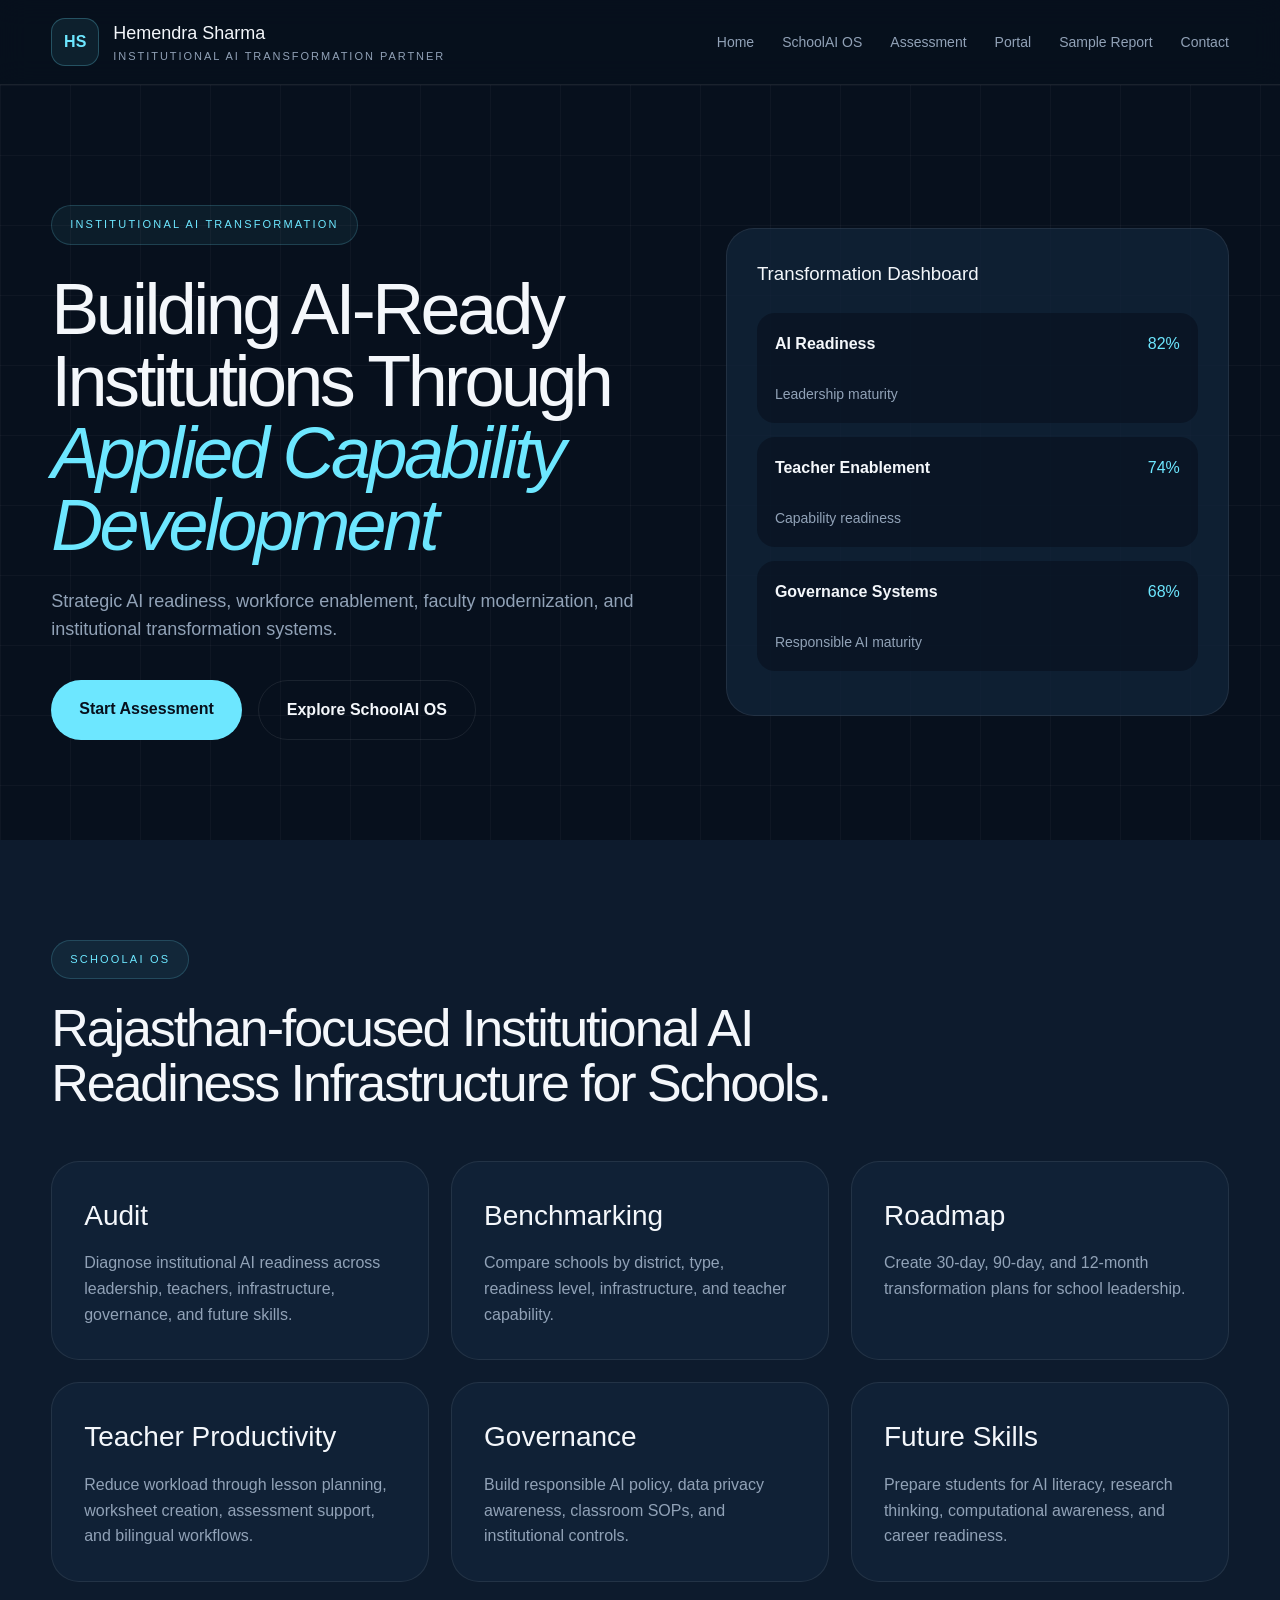
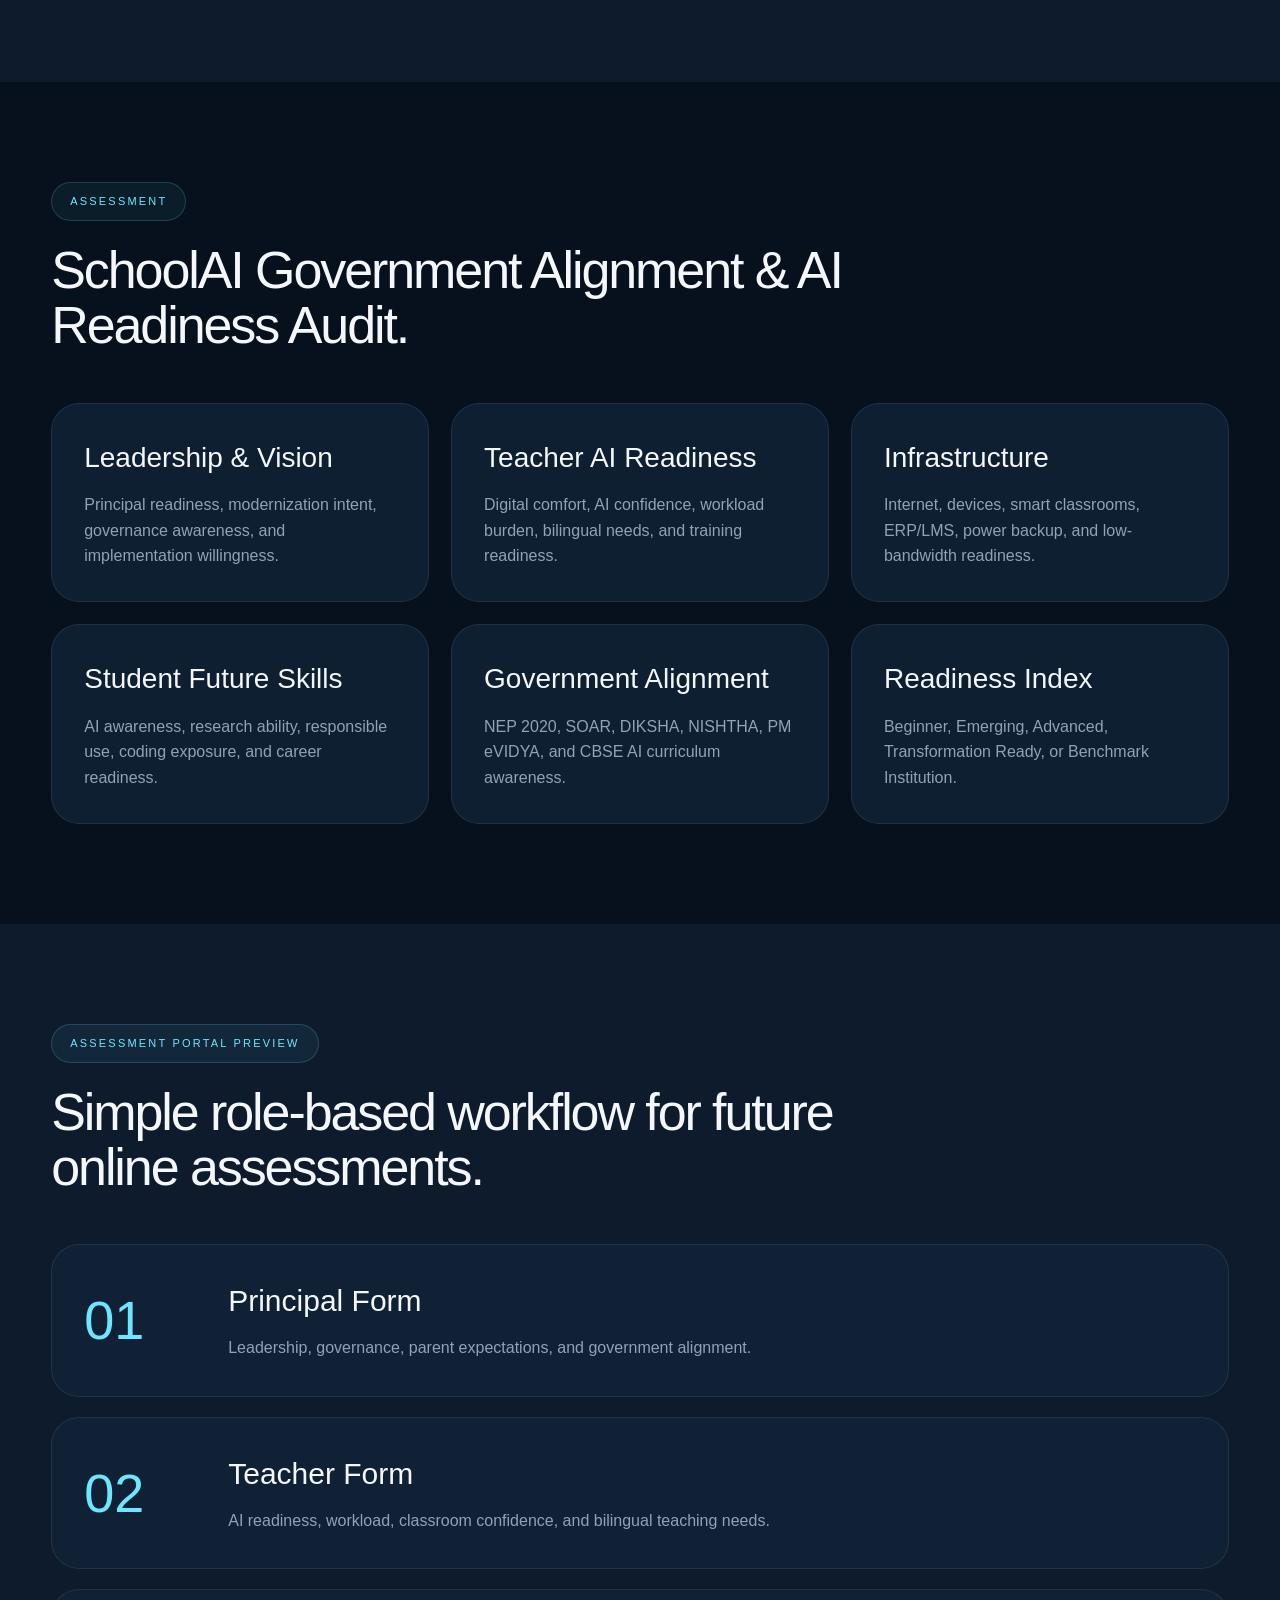
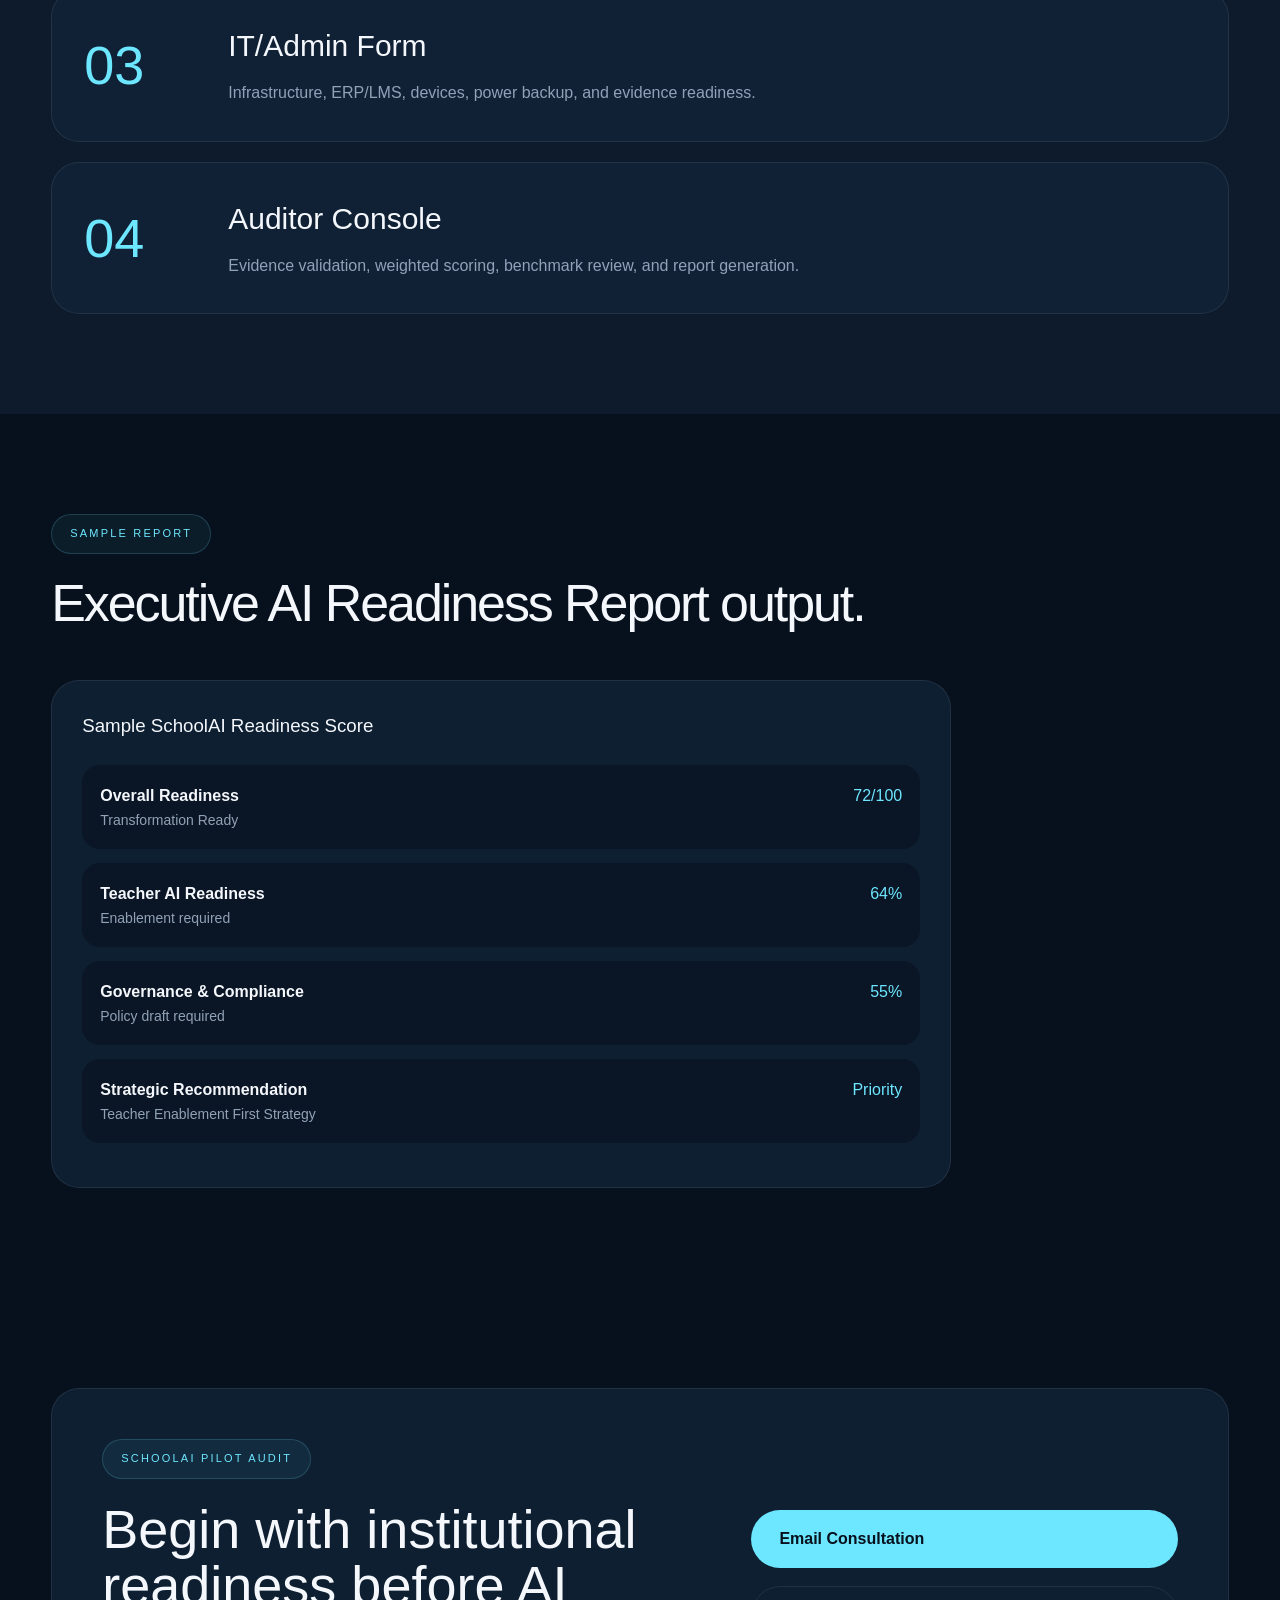
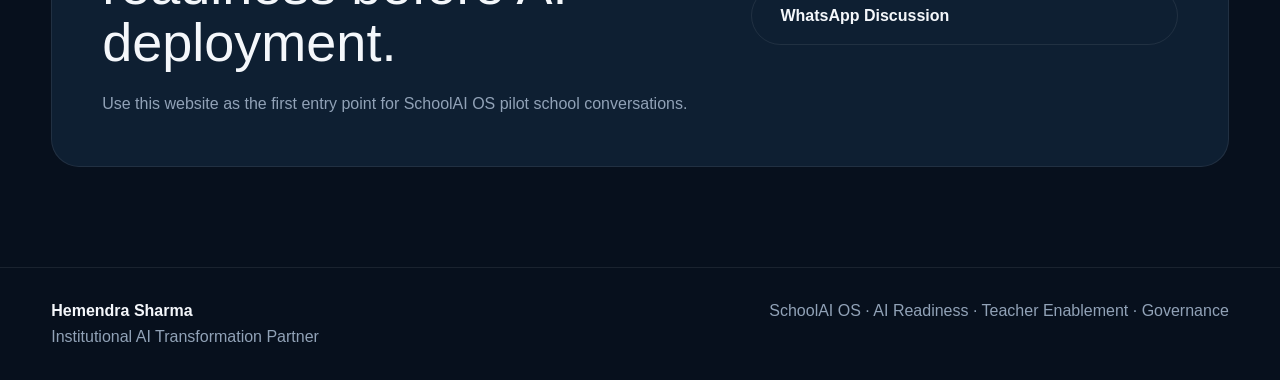
<file: index.html>
<!DOCTYPE html>
<html lang="en">
<head>
<meta charset="UTF-8" />
<meta name="viewport" content="width=device-width, initial-scale=1.0" />
<title>Hemendra Sharma — SchoolAI OS</title>
<link rel="stylesheet" href="style.css" />
</head>
<body>

<header class="header">
  <div class="container nav">
    <div class="brand">
      <div class="logo">HS</div>
      <div>
        <h1>Hemendra Sharma</h1>
        <p>Institutional AI Transformation Partner</p>
      </div>
    </div>

    <nav>
      <a href="#home">Home</a>
      <a href="#schoolai">SchoolAI OS</a>
      <a href="#assessment">Assessment</a>
      <a href="#portal">Portal</a>
      <a href="#report">Sample Report</a>
      <a href="#contact">Contact</a>
    </nav>
  </div>
</header>

<section class="hero" id="home">
  <div class="grid"></div>
  <div class="container hero-grid">
    <div>
      <div class="tag">Institutional AI Transformation</div>
      <h2>Building AI-Ready Institutions Through <span>Applied Capability Development</span></h2>
      <p>Strategic AI readiness, workforce enablement, faculty modernization, and institutional transformation systems.</p>
      <div class="actions">
        <a class="btn-primary" href="#assessment">Start Assessment</a>
        <a class="btn-secondary" href="#schoolai">Explore SchoolAI OS</a>
      </div>
    </div>

    <div class="dashboard">
      <h3>Transformation Dashboard</h3>
      <div class="metric"><div><h4>AI Readiness</h4><p>Leadership maturity</p></div><span>82%</span></div>
      <div class="metric"><div><h4>Teacher Enablement</h4><p>Capability readiness</p></div><span>74%</span></div>
      <div class="metric"><div><h4>Governance Systems</h4><p>Responsible AI maturity</p></div><span>68%</span></div>
    </div>
  </div>
</section>

<section class="section dark" id="schoolai">
  <div class="container">
    <div class="heading">
      <span>SchoolAI OS</span>
      <h3>Rajasthan-focused Institutional AI Readiness Infrastructure for Schools.</h3>
    </div>

    <div class="cards">
      <div class="card"><h4>Audit</h4><p>Diagnose institutional AI readiness across leadership, teachers, infrastructure, governance, and future skills.</p></div>
      <div class="card"><h4>Benchmarking</h4><p>Compare schools by district, type, readiness level, infrastructure, and teacher capability.</p></div>
      <div class="card"><h4>Roadmap</h4><p>Create 30-day, 90-day, and 12-month transformation plans for school leadership.</p></div>
      <div class="card"><h4>Teacher Productivity</h4><p>Reduce workload through lesson planning, worksheet creation, assessment support, and bilingual workflows.</p></div>
      <div class="card"><h4>Governance</h4><p>Build responsible AI policy, data privacy awareness, classroom SOPs, and institutional controls.</p></div>
      <div class="card"><h4>Future Skills</h4><p>Prepare students for AI literacy, research thinking, computational awareness, and career readiness.</p></div>
    </div>
  </div>
</section>

<section class="section" id="assessment">
  <div class="container">
    <div class="heading">
      <span>Assessment</span>
      <h3>SchoolAI Government Alignment & AI Readiness Audit.</h3>
    </div>

    <div class="cards">
      <div class="card"><h4>Leadership & Vision</h4><p>Principal readiness, modernization intent, governance awareness, and implementation willingness.</p></div>
      <div class="card"><h4>Teacher AI Readiness</h4><p>Digital comfort, AI confidence, workload burden, bilingual needs, and training readiness.</p></div>
      <div class="card"><h4>Infrastructure</h4><p>Internet, devices, smart classrooms, ERP/LMS, power backup, and low-bandwidth readiness.</p></div>
      <div class="card"><h4>Student Future Skills</h4><p>AI awareness, research ability, responsible use, coding exposure, and career readiness.</p></div>
      <div class="card"><h4>Government Alignment</h4><p>NEP 2020, SOAR, DIKSHA, NISHTHA, PM eVIDYA, and CBSE AI curriculum awareness.</p></div>
      <div class="card"><h4>Readiness Index</h4><p>Beginner, Emerging, Advanced, Transformation Ready, or Benchmark Institution.</p></div>
    </div>
  </div>
</section>

<section class="section dark" id="portal">
  <div class="container">
    <div class="heading">
      <span>Assessment Portal Preview</span>
      <h3>Simple role-based workflow for future online assessments.</h3>
    </div>

    <div class="programs">
      <div class="program"><span>01</span><div><h4>Principal Form</h4><p>Leadership, governance, parent expectations, and government alignment.</p></div></div>
      <div class="program"><span>02</span><div><h4>Teacher Form</h4><p>AI readiness, workload, classroom confidence, and bilingual teaching needs.</p></div></div>
      <div class="program"><span>03</span><div><h4>IT/Admin Form</h4><p>Infrastructure, ERP/LMS, devices, power backup, and evidence readiness.</p></div></div>
      <div class="program"><span>04</span><div><h4>Auditor Console</h4><p>Evidence validation, weighted scoring, benchmark review, and report generation.</p></div></div>
    </div>
  </div>
</section>

<section class="section" id="report">
  <div class="container">
    <div class="heading">
      <span>Sample Report</span>
      <h3>Executive AI Readiness Report output.</h3>
    </div>

    <div class="dashboard report-box">
      <h3>Sample SchoolAI Readiness Score</h3>
      <div class="metric"><div><h4>Overall Readiness</h4><p>Transformation Ready</p></div><span>72/100</span></div>
      <div class="metric"><div><h4>Teacher AI Readiness</h4><p>Enablement required</p></div><span>64%</span></div>
      <div class="metric"><div><h4>Governance & Compliance</h4><p>Policy draft required</p></div><span>55%</span></div>
      <div class="metric"><div><h4>Strategic Recommendation</h4><p>Teacher Enablement First Strategy</p></div><span>Priority</span></div>
    </div>
  </div>
</section>

<section class="cta" id="contact">
  <div class="container cta-box">
    <div>
      <span>SchoolAI Pilot Audit</span>
      <h3>Begin with institutional readiness before AI deployment.</h3>
      <p>Use this website as the first entry point for SchoolAI OS pilot school conversations.</p>
    </div>

    <div class="cta-actions">
      <a class="btn-primary" href="mailto:hemendra.sharma6981@gmail.com">Email Consultation</a>
      <a class="btn-secondary" href="https://wa.me/918905738386">WhatsApp Discussion</a>
    </div>
  </div>
</section>

<footer class="footer">
  <div class="container footer-grid">
    <div>
      <h4>Hemendra Sharma</h4>
      <p>Institutional AI Transformation Partner</p>
    </div>
    <div>
      <p>SchoolAI OS · AI Readiness · Teacher Enablement · Governance</p>
    </div>
  </div>
</footer>

<script src="script.js"></script>
</body>
</html>
</file>
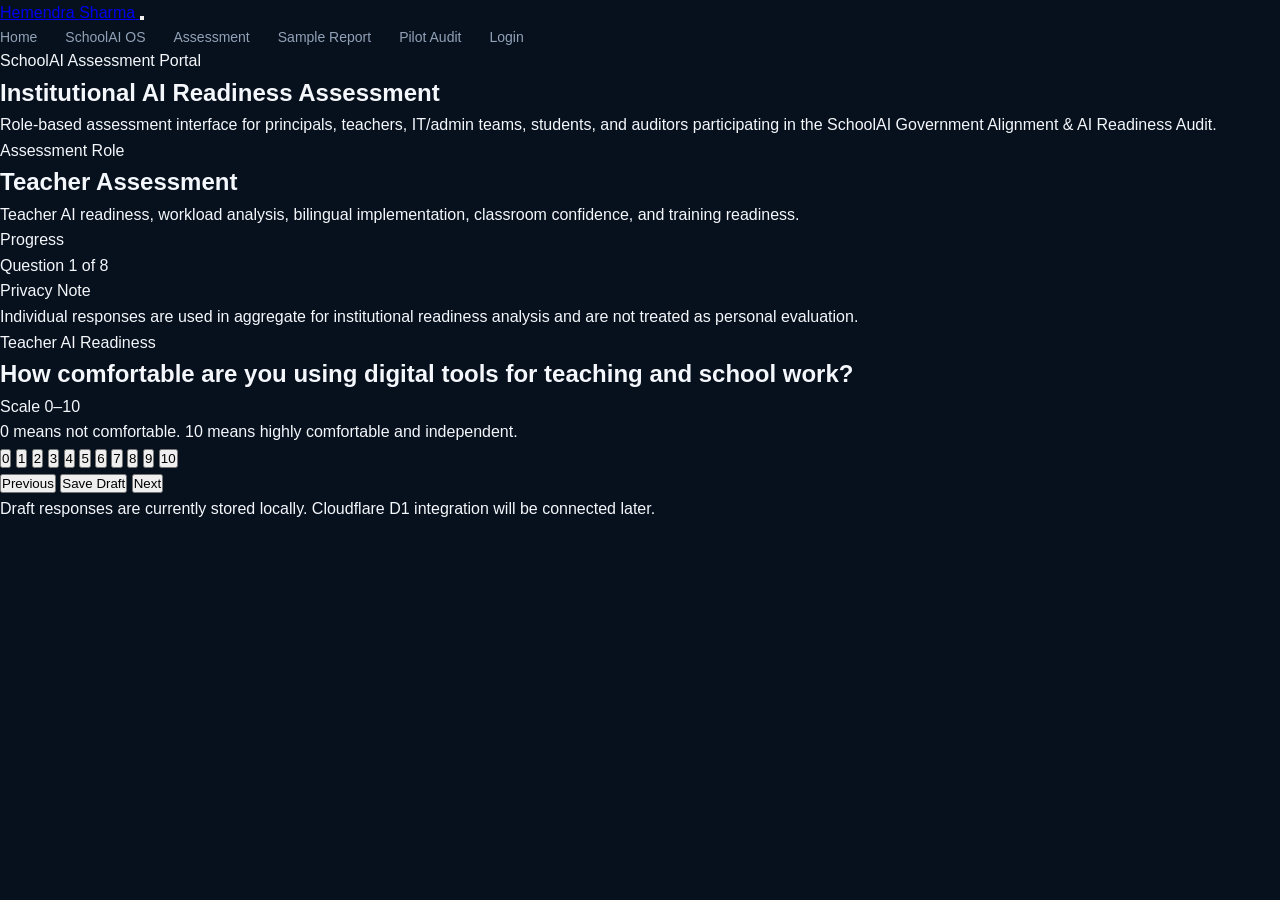
<file: assessment-form.html>
<!DOCTYPE html>
<html lang="en">

<head>
  <meta charset="UTF-8" />
  <meta name="viewport" content="width=device-width, initial-scale=1.0" />
  <title>SchoolAI OS | Dynamic Assessment Form</title>
  <link rel="stylesheet" href="style.css" />
</head>

<body class="schoolai-body">

  <!-- HEADER -->
  <header class="site-header">

    <div class="site-nav-container">

      <a href="index.html" class="brand-mark">
        <span class="brand-dot"></span>
        <span>Hemendra Sharma</span>
      </a>

      <button class="mobile-menu-toggle" id="mobileMenuToggle">
        <span></span>
        <span></span>
        <span></span>
      </button>

      <nav class="site-nav" id="siteNav">

        <a href="index.html">Home</a>

        <a href="schoolai-os.html">
          SchoolAI OS
        </a>

        <a href="assessment.html">
          Assessment
        </a>

        <a href="sample-report.html">
          Sample Report
        </a>

        <a href="assessment-register.html"
           class="nav-cta">
          Pilot Audit
        </a>

        <a href="portal-login.html"
           class="nav-login">
          Login
        </a>

      </nav>

    </div>

  </header>

  <!-- MAIN -->
  <main class="schoolai-page">

    <!-- HERO -->
    <section class="schoolai-hero compact">

      <div class="schoolai-container">

        <div class="schoolai-pill">
          SchoolAI Assessment Portal
        </div>

        <h1>
          Institutional AI Readiness Assessment
        </h1>

        <p>
          Role-based assessment interface for principals,
          teachers,
          IT/admin teams,
          students,
          and auditors participating in the
          SchoolAI Government Alignment &
          AI Readiness Audit.
        </p>

      </div>

    </section>

    <!-- FORM LAYOUT -->
    <section class="schoolai-container form-layout">

      <!-- SIDEBAR -->
      <aside class="form-sidebar">

        <div class="glass-card">

          <p class="section-kicker">
            Assessment Role
          </p>

          <h2>
            Teacher Assessment
          </h2>

          <p>
            Teacher AI readiness,
            workload analysis,
            bilingual implementation,
            classroom confidence,
            and training readiness.
          </p>

        </div>

        <div class="glass-card">

          <p class="section-kicker">
            Progress
          </p>

          <div class="progress-shell">
            <div class="progress-bar"></div>
          </div>

          <p class="progress-text">
            Question 1 of 8
          </p>

        </div>

        <div class="glass-card">

          <p class="section-kicker">
            Privacy Note
          </p>

          <p>
            Individual responses are used
            in aggregate for institutional readiness analysis
            and are not treated as personal evaluation.
          </p>

        </div>

      </aside>

      <!-- FORM -->
      <section class="form-main glass-card">

        <div class="form-topbar">

          <div>

            <p class="section-kicker">
              Teacher AI Readiness
            </p>

            <h2>
              How comfortable are you using
              digital tools for teaching and school work?
            </h2>

          </div>

          <span class="status-badge">
            Scale 0–10
          </span>

        </div>

        <p class="question-help">

          0 means not comfortable.
          10 means highly comfortable and independent.

        </p>

        <!-- SCALE -->
        <div class="question-input-area">

          <div class="scale-grid">

            <button class="scale-btn">0</button>
            <button class="scale-btn">1</button>
            <button class="scale-btn">2</button>
            <button class="scale-btn">3</button>
            <button class="scale-btn">4</button>
            <button class="scale-btn">5</button>
            <button class="scale-btn">6</button>
            <button class="scale-btn">7</button>
            <button class="scale-btn">8</button>
            <button class="scale-btn">9</button>
            <button class="scale-btn">10</button>

          </div>

        </div>

        <!-- NAVIGATION -->
        <div class="form-navigation">

          <button class="schoolai-btn secondary">
            Previous
          </button>

          <button class="schoolai-btn secondary">
            Save Draft
          </button>

          <button class="schoolai-btn primary">
            Next
          </button>

        </div>

        <div class="submission-note">

          Draft responses are currently stored locally.
          Cloudflare D1 integration will be connected later.

        </div>

      </section>

    </section>

  </main>

  <script src="script.js"></script>

</body>
</html>
</file>
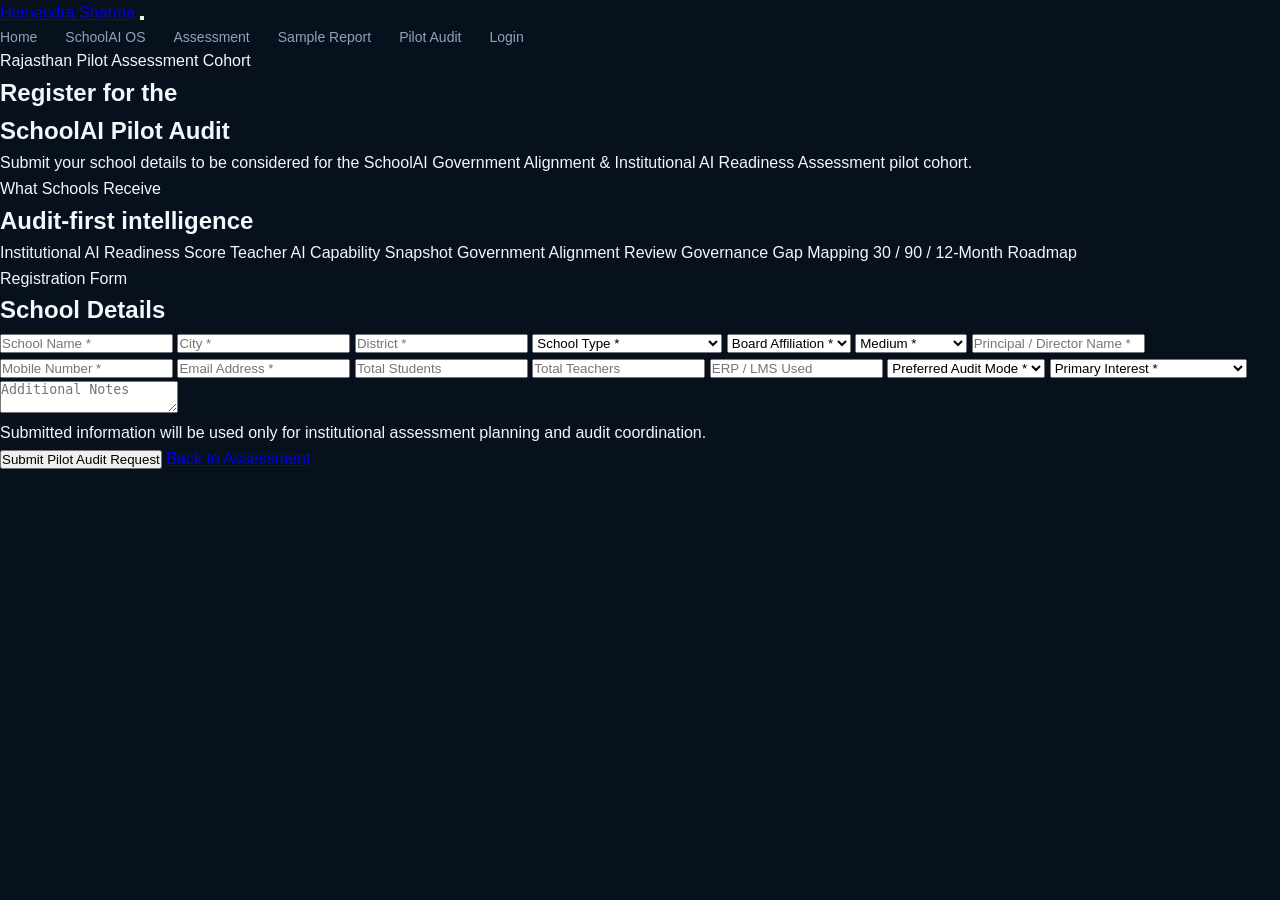
<file: assessment-register.html>
<!DOCTYPE html>
<html lang="en">
<head>
  <meta charset="UTF-8" />
  <meta name="viewport" content="width=device-width, initial-scale=1.0" />
  <title>SchoolAI OS | Pilot Audit Registration</title>
  <link rel="stylesheet" href="style.css" />
</head>

<body class="schoolai-body">

  <!-- HEADER -->
  <header class="site-header">

    <div class="site-nav-container">

      <a href="index.html" class="brand-mark">
        <span class="brand-dot"></span>
        <span>Hemendra Sharma</span>
      </a>

      <button class="mobile-menu-toggle" id="mobileMenuToggle">
        <span></span>
        <span></span>
        <span></span>
      </button>

      <nav class="site-nav" id="siteNav">
        <a href="index.html">Home</a>
        <a href="schoolai-os.html">SchoolAI OS</a>
        <a href="assessment.html">Assessment</a>
        <a href="sample-report.html">Sample Report</a>
        <a href="assessment-register.html" class="nav-cta">
          Pilot Audit
        </a>
        <a href="portal-login.html" class="nav-login">
          Login
        </a>
      </nav>

    </div>

  </header>

  <!-- MAIN -->
  <main class="schoolai-page">

    <!-- HERO -->
    <section class="schoolai-hero compact">

      <div class="schoolai-container">

        <div class="schoolai-pill">
          Rajasthan Pilot Assessment Cohort
        </div>

        <h1>
          Register for the
          <br />
          <span class="gradient-text">
            SchoolAI Pilot Audit
          </span>
        </h1>

        <p>
          Submit your school details to be considered
          for the SchoolAI Government Alignment &
          Institutional AI Readiness Assessment pilot cohort.
        </p>

      </div>

    </section>

    <!-- FORM -->
    <section class="schoolai-container form-layout">

      <!-- SIDEBAR -->
      <aside class="form-sidebar">

        <div class="glass-card">

          <p class="section-kicker">
            What Schools Receive
          </p>

          <h2>
            Audit-first intelligence
          </h2>

          <div class="mini-sequence">

            <span>
              Institutional AI Readiness Score
            </span>

            <span>
              Teacher AI Capability Snapshot
            </span>

            <span>
              Government Alignment Review
            </span>

            <span>
              Governance Gap Mapping
            </span>

            <span>
              30 / 90 / 12-Month Roadmap
            </span>

          </div>

        </div>

      </aside>

      <!-- FORM -->
      <section class="form-main glass-card">

        <p class="section-kicker">
          Registration Form
        </p>

        <h2>
          School Details
        </h2>

        <form class="registration-form">

          <div class="form-grid">

            <input
              type="text"
              placeholder="School Name *"
              required
            />

            <input
              type="text"
              placeholder="City *"
              required
            />

            <input
              type="text"
              placeholder="District *"
              required
            />

            <select required>
              <option value="">
                School Type *
              </option>

              <option>
                Private School
              </option>

              <option>
                Trust-Run Institution
              </option>

              <option>
                Government School
              </option>

              <option>
                Government-Funded School
              </option>
            </select>

            <select required>
              <option value="">
                Board Affiliation *
              </option>

              <option>
                CBSE
              </option>

              <option>
                RBSE
              </option>

              <option>
                ICSE
              </option>

              <option>
                International
              </option>
            </select>

            <select required>
              <option value="">
                Medium *
              </option>

              <option>
                English
              </option>

              <option>
                Hindi
              </option>

              <option>
                Hindi + English
              </option>
            </select>

            <input
              type="text"
              placeholder="Principal / Director Name *"
              required
            />

            <input
              type="text"
              placeholder="Mobile Number *"
              required
            />

            <input
              type="email"
              placeholder="Email Address *"
              required
            />

            <input
              type="number"
              placeholder="Total Students"
            />

            <input
              type="number"
              placeholder="Total Teachers"
            />

            <input
              type="text"
              placeholder="ERP / LMS Used"
            />

            <select required>

              <option value="">
                Preferred Audit Mode *
              </option>

              <option>
                Online
              </option>

              <option>
                Offline
              </option>

              <option>
                Hybrid
              </option>

            </select>

            <select required>

              <option value="">
                Primary Interest *
              </option>

              <option>
                Free Pilot Audit
              </option>

              <option>
                Paid Institutional Assessment
              </option>

              <option>
                Consultation
              </option>

              <option>
                District / Trust Partnership
              </option>

            </select>

            <textarea
              placeholder="Additional Notes"
            ></textarea>

          </div>

          <div class="submission-note">

            Submitted information will be used only
            for institutional assessment planning
            and audit coordination.

          </div>

          <div class="schoolai-actions">

            <button
              type="submit"
              class="schoolai-btn primary"
            >
              Submit Pilot Audit Request
            </button>

            <a
              href="assessment.html"
              class="schoolai-btn secondary"
            >
              Back to Assessment
            </a>

          </div>

        </form>

      </section>

    </section>

  </main>

  <script src="script.js"></script>

</body>
</html>
</file>
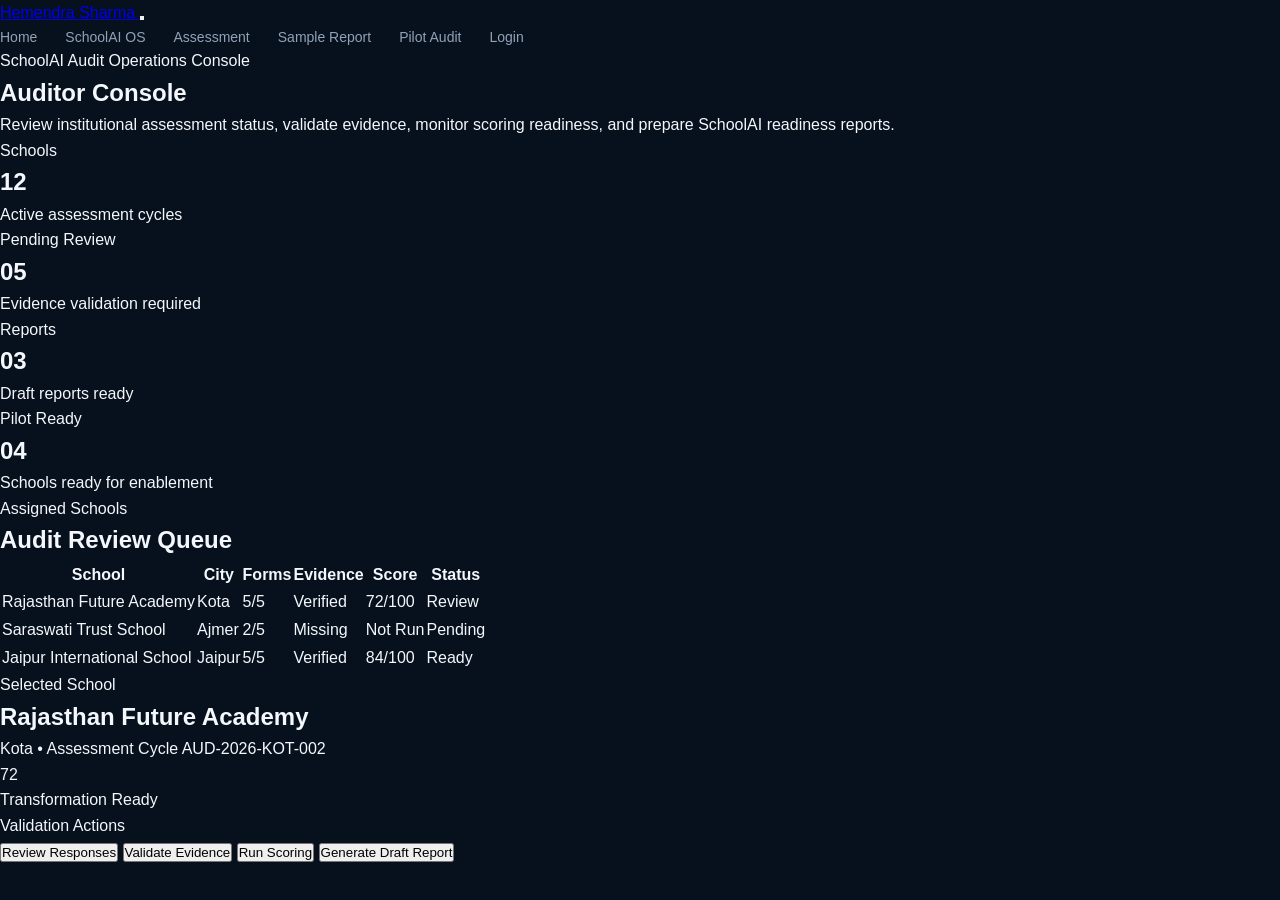
<file: auditor-console.html>
<!DOCTYPE html>
<html lang="en">

<head>
  <meta charset="UTF-8" />
  <meta name="viewport" content="width=device-width, initial-scale=1.0" />
  <title>SchoolAI OS | Auditor Console</title>
  <link rel="stylesheet" href="style.css" />
</head>

<body class="schoolai-body">

  <!-- HEADER -->
  <header class="site-header">

    <div class="site-nav-container">

      <a href="index.html" class="brand-mark">
        <span class="brand-dot"></span>
        <span>Hemendra Sharma</span>
      </a>

      <button class="mobile-menu-toggle" id="mobileMenuToggle">
        <span></span>
        <span></span>
        <span></span>
      </button>

      <nav class="site-nav" id="siteNav">

        <a href="index.html">Home</a>

        <a href="schoolai-os.html">
          SchoolAI OS
        </a>

        <a href="assessment.html">
          Assessment
        </a>

        <a href="sample-report.html">
          Sample Report
        </a>

        <a href="assessment-register.html"
           class="nav-cta">
          Pilot Audit
        </a>

        <a href="portal-login.html"
           class="nav-login">
          Login
        </a>

      </nav>

    </div>

  </header>

  <!-- MAIN -->
  <main class="schoolai-page">

    <!-- HERO -->
    <section class="schoolai-hero compact">

      <div class="schoolai-container">

        <div class="schoolai-pill">
          SchoolAI Audit Operations Console
        </div>

        <h1>
          Auditor Console
        </h1>

        <p>
          Review institutional assessment status,
          validate evidence,
          monitor scoring readiness,
          and prepare SchoolAI readiness reports.
        </p>

      </div>

    </section>

    <!-- SUMMARY -->
    <section class="schoolai-container auditor-summary-grid">

      <article class="glass-card metric-card">

        <p class="section-kicker">
          Schools
        </p>

        <h2>
          12
        </h2>

        <p>
          Active assessment cycles
        </p>

      </article>

      <article class="glass-card metric-card">

        <p class="section-kicker">
          Pending Review
        </p>

        <h2>
          05
        </h2>

        <p>
          Evidence validation required
        </p>

      </article>

      <article class="glass-card metric-card">

        <p class="section-kicker">
          Reports
        </p>

        <h2>
          03
        </h2>

        <p>
          Draft reports ready
        </p>

      </article>

      <article class="glass-card metric-card">

        <p class="section-kicker">
          Pilot Ready
        </p>

        <h2>
          04
        </h2>

        <p>
          Schools ready for enablement
        </p>

      </article>

    </section>

    <!-- TABLE -->
    <section class="schoolai-container auditor-layout">

      <!-- LEFT -->
      <section class="glass-card auditor-table-card">

        <p class="section-kicker">
          Assigned Schools
        </p>

        <h2>
          Audit Review Queue
        </h2>

        <div class="table-wrap">

          <table class="auditor-table">

            <thead>

              <tr>

                <th>School</th>
                <th>City</th>
                <th>Forms</th>
                <th>Evidence</th>
                <th>Score</th>
                <th>Status</th>

              </tr>

            </thead>

            <tbody>

              <tr>

                <td>Rajasthan Future Academy</td>
                <td>Kota</td>
                <td>5/5</td>
                <td>Verified</td>
                <td>72/100</td>
                <td>
                  <span class="status-badge">
                    Review
                  </span>
                </td>

              </tr>

              <tr>

                <td>Saraswati Trust School</td>
                <td>Ajmer</td>
                <td>2/5</td>
                <td>Missing</td>
                <td>Not Run</td>
                <td>
                  <span class="status-badge">
                    Pending
                  </span>
                </td>

              </tr>

              <tr>

                <td>Jaipur International School</td>
                <td>Jaipur</td>
                <td>5/5</td>
                <td>Verified</td>
                <td>84/100</td>
                <td>
                  <span class="status-badge">
                    Ready
                  </span>
                </td>

              </tr>

            </tbody>

          </table>

        </div>

      </section>

      <!-- RIGHT -->
      <aside class="auditor-side-panel">

        <div class="glass-card">

          <p class="section-kicker">
            Selected School
          </p>

          <h2>
            Rajasthan Future Academy
          </h2>

          <p>
            Kota • Assessment Cycle AUD-2026-KOT-002
          </p>

          <div class="selected-score-ring">

            <span>
              72
            </span>

          </div>

          <div class="readiness-label">
            Transformation Ready
          </div>

        </div>

        <div class="glass-card">

          <p class="section-kicker">
            Validation Actions
          </p>

          <div class="action-stack">

            <button class="schoolai-btn secondary full">
              Review Responses
            </button>

            <button class="schoolai-btn secondary full">
              Validate Evidence
            </button>

            <button class="schoolai-btn secondary full">
              Run Scoring
            </button>

            <button class="schoolai-btn primary full">
              Generate Draft Report
            </button>

          </div>

        </div>

      </aside>

    </section>

  </main>

  <script src="script.js"></script>

</body>
</html>
</file>
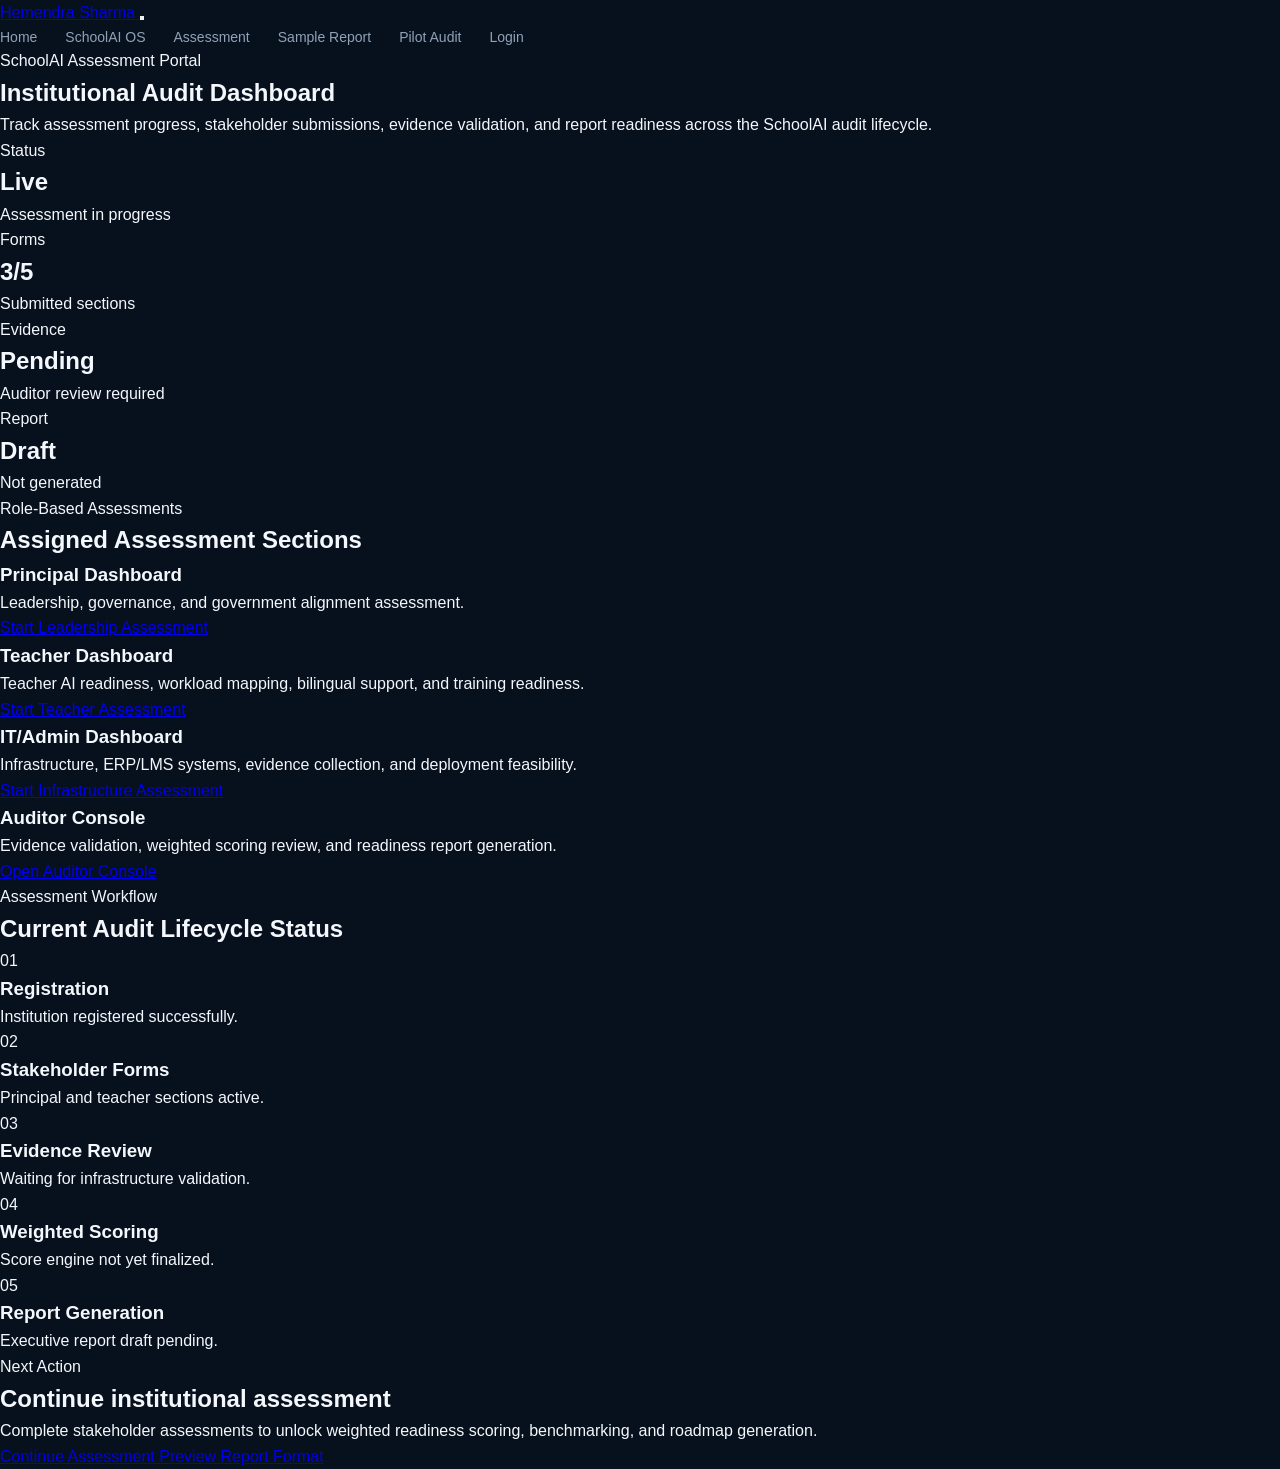
<file: portal-dashboard.html>
<!DOCTYPE html>
<html lang="en">

<head>
  <meta charset="UTF-8" />
  <meta name="viewport" content="width=device-width, initial-scale=1.0" />
  <title>SchoolAI OS | Portal Dashboard</title>
  <link rel="stylesheet" href="style.css" />
</head>

<body class="schoolai-body">

  <!-- HEADER -->
  <header class="site-header">

    <div class="site-nav-container">

      <a href="index.html" class="brand-mark">
        <span class="brand-dot"></span>
        <span>Hemendra Sharma</span>
      </a>

      <button class="mobile-menu-toggle" id="mobileMenuToggle">
        <span></span>
        <span></span>
        <span></span>
      </button>

      <nav class="site-nav" id="siteNav">

        <a href="index.html">Home</a>

        <a href="schoolai-os.html">
          SchoolAI OS
        </a>

        <a href="assessment.html">
          Assessment
        </a>

        <a href="sample-report.html">
          Sample Report
        </a>

        <a href="assessment-register.html"
           class="nav-cta">
          Pilot Audit
        </a>

        <a href="portal-login.html"
           class="nav-login">
          Login
        </a>

      </nav>

    </div>

  </header>

  <!-- MAIN -->
  <main class="schoolai-page">

    <!-- HERO -->
    <section class="schoolai-hero compact">

      <div class="schoolai-container">

        <div class="schoolai-pill">
          SchoolAI Assessment Portal
        </div>

        <h1>
          Institutional Audit Dashboard
        </h1>

        <p>
          Track assessment progress,
          stakeholder submissions,
          evidence validation,
          and report readiness across the
          SchoolAI audit lifecycle.
        </p>

      </div>

    </section>

    <!-- SUMMARY -->
    <section class="schoolai-container auditor-summary-grid">

      <article class="glass-card metric-card">

        <p class="section-kicker">
          Status
        </p>

        <h2>
          Live
        </h2>

        <p>
          Assessment in progress
        </p>

      </article>

      <article class="glass-card metric-card">

        <p class="section-kicker">
          Forms
        </p>

        <h2>
          3/5
        </h2>

        <p>
          Submitted sections
        </p>

      </article>

      <article class="glass-card metric-card">

        <p class="section-kicker">
          Evidence
        </p>

        <h2>
          Pending
        </h2>

        <p>
          Auditor review required
        </p>

      </article>

      <article class="glass-card metric-card">

        <p class="section-kicker">
          Report
        </p>

        <h2>
          Draft
        </h2>

        <p>
          Not generated
        </p>

      </article>

    </section>

    <!-- ROLE DASHBOARDS -->
    <section class="schoolai-container">

      <div class="glass-card">

        <p class="section-kicker">
          Role-Based Assessments
        </p>

        <h2>
          Assigned Assessment Sections
        </h2>

        <div class="four-card-grid">

          <!-- PRINCIPAL -->
          <article class="glass-card">

            <h3>
              Principal Dashboard
            </h3>

            <p>
              Leadership,
              governance,
              and government alignment assessment.
            </p>

            <a href="assessment-form.html"
               class="schoolai-btn primary">
              Start Leadership Assessment
            </a>

          </article>

          <!-- TEACHER -->
          <article class="glass-card">

            <h3>
              Teacher Dashboard
            </h3>

            <p>
              Teacher AI readiness,
              workload mapping,
              bilingual support,
              and training readiness.
            </p>

            <a href="assessment-form.html"
               class="schoolai-btn primary">
              Start Teacher Assessment
            </a>

          </article>

          <!-- IT -->
          <article class="glass-card">

            <h3>
              IT/Admin Dashboard
            </h3>

            <p>
              Infrastructure,
              ERP/LMS systems,
              evidence collection,
              and deployment feasibility.
            </p>

            <a href="assessment-form.html"
               class="schoolai-btn primary">
              Start Infrastructure Assessment
            </a>

          </article>

          <!-- AUDITOR -->
          <article class="glass-card">

            <h3>
              Auditor Console
            </h3>

            <p>
              Evidence validation,
              weighted scoring review,
              and readiness report generation.
            </p>

            <a href="auditor-console.html"
               class="schoolai-btn secondary">
              Open Auditor Console
            </a>

          </article>

        </div>

      </div>

    </section>

    <!-- PROCESS STATUS -->
    <section class="schoolai-container">

      <div class="glass-card">

        <p class="section-kicker">
          Assessment Workflow
        </p>

        <h2>
          Current Audit Lifecycle Status
        </h2>

        <div class="five-card-grid">

          <article class="glass-card">

            <span class="number-pill">
              01
            </span>

            <h3>
              Registration
            </h3>

            <p>
              Institution registered successfully.
            </p>

          </article>

          <article class="glass-card">

            <span class="number-pill">
              02
            </span>

            <h3>
              Stakeholder Forms
            </h3>

            <p>
              Principal and teacher sections active.
            </p>

          </article>

          <article class="glass-card">

            <span class="number-pill">
              03
            </span>

            <h3>
              Evidence Review
            </h3>

            <p>
              Waiting for infrastructure validation.
            </p>

          </article>

          <article class="glass-card">

            <span class="number-pill">
              04
            </span>

            <h3>
              Weighted Scoring
            </h3>

            <p>
              Score engine not yet finalized.
            </p>

          </article>

          <article class="glass-card">

            <span class="number-pill">
              05
            </span>

            <h3>
              Report Generation
            </h3>

            <p>
              Executive report draft pending.
            </p>

          </article>

        </div>

      </div>

    </section>

    <!-- CTA -->
    <section class="schoolai-container">

      <div class="cta-panel">

        <p class="section-kicker">
          Next Action
        </p>

        <h2>
          Continue institutional assessment
        </h2>

        <p>
          Complete stakeholder assessments
          to unlock weighted readiness scoring,
          benchmarking,
          and roadmap generation.
        </p>

        <div class="schoolai-actions">

          <a href="assessment-form.html"
             class="schoolai-btn primary">
            Continue Assessment
          </a>

          <a href="sample-report.html"
             class="schoolai-btn secondary">
            Preview Report Format
          </a>

        </div>

      </div>

    </section>

  </main>

  <script src="script.js"></script>

</body>
</html>
</file>
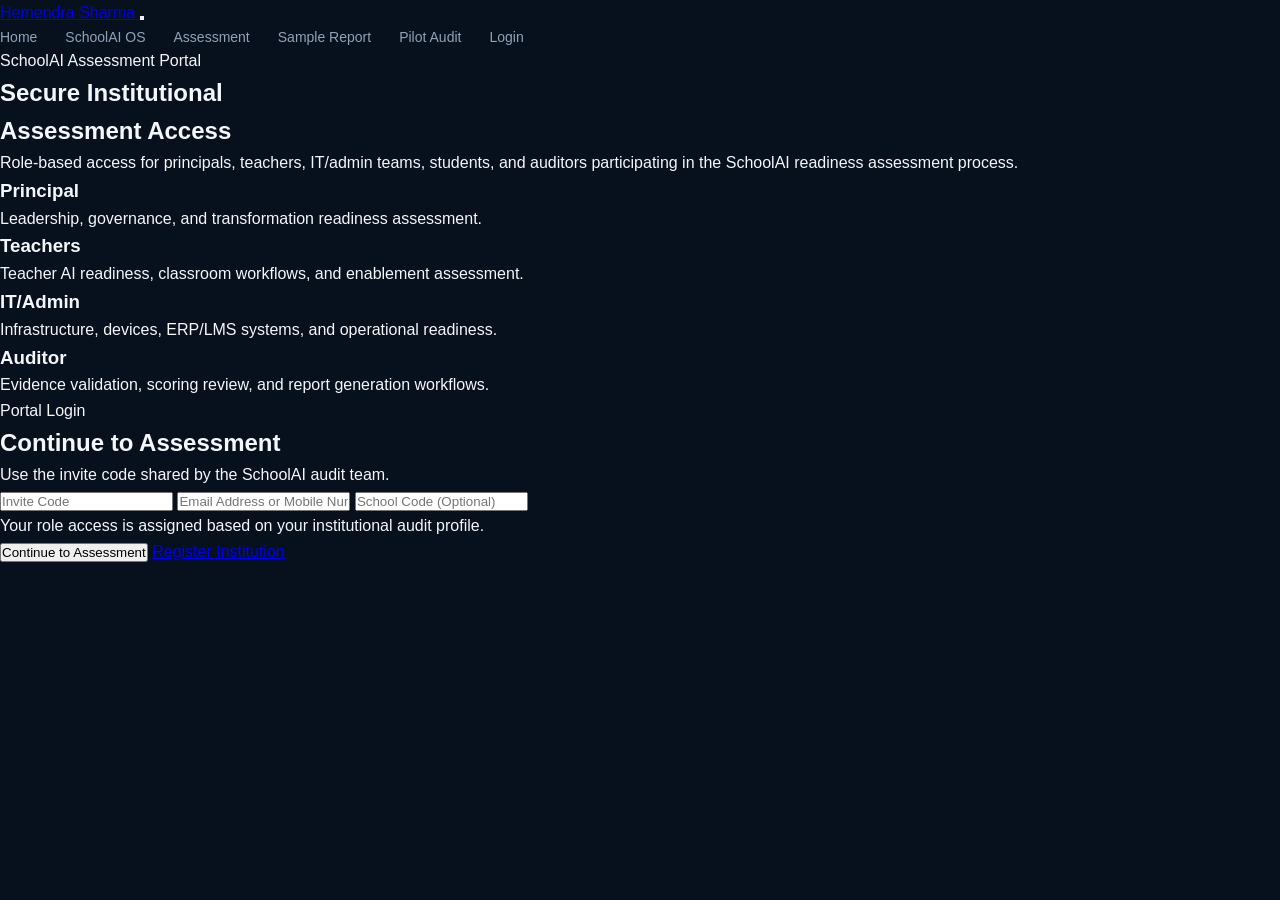
<file: portal-login.html>
<!DOCTYPE html>
<html lang="en">

<head>
  <meta charset="UTF-8" />
  <meta name="viewport" content="width=device-width, initial-scale=1.0" />
  <title>SchoolAI OS | Portal Login</title>
  <link rel="stylesheet" href="style.css" />
</head>

<body class="schoolai-body">

  <!-- HEADER -->
  <header class="site-header">

    <div class="site-nav-container">

      <a href="index.html" class="brand-mark">
        <span class="brand-dot"></span>
        <span>Hemendra Sharma</span>
      </a>

      <button class="mobile-menu-toggle" id="mobileMenuToggle">
        <span></span>
        <span></span>
        <span></span>
      </button>

      <nav class="site-nav" id="siteNav">

        <a href="index.html">Home</a>

        <a href="schoolai-os.html">
          SchoolAI OS
        </a>

        <a href="assessment.html">
          Assessment
        </a>

        <a href="sample-report.html">
          Sample Report
        </a>

        <a href="assessment-register.html"
           class="nav-cta">
          Pilot Audit
        </a>

        <a href="portal-login.html"
           class="nav-login">
          Login
        </a>

      </nav>

    </div>

  </header>

  <!-- MAIN -->
  <main class="schoolai-page">

    <section class="schoolai-container login-layout">

      <!-- LEFT -->
      <div>

        <div class="schoolai-pill">
          SchoolAI Assessment Portal
        </div>

        <h1>
          Secure Institutional
          <br />
          <span class="gradient-text">
            Assessment Access
          </span>
        </h1>

        <p>
          Role-based access for principals,
          teachers,
          IT/admin teams,
          students,
          and auditors participating in the
          SchoolAI readiness assessment process.
        </p>

        <div class="four-card-grid">

          <article class="glass-card">

            <h3>Principal</h3>

            <p>
              Leadership,
              governance,
              and transformation readiness assessment.
            </p>

          </article>

          <article class="glass-card">

            <h3>Teachers</h3>

            <p>
              Teacher AI readiness,
              classroom workflows,
              and enablement assessment.
            </p>

          </article>

          <article class="glass-card">

            <h3>IT/Admin</h3>

            <p>
              Infrastructure,
              devices,
              ERP/LMS systems,
              and operational readiness.
            </p>

          </article>

          <article class="glass-card">

            <h3>Auditor</h3>

            <p>
              Evidence validation,
              scoring review,
              and report generation workflows.
            </p>

          </article>

        </div>

      </div>

      <!-- RIGHT -->
      <section class="glass-card login-card">

        <p class="section-kicker">
          Portal Login
        </p>

        <h2>
          Continue to Assessment
        </h2>

        <p>
          Use the invite code shared by the
          SchoolAI audit team.
        </p>

        <form class="registration-form"
              action="portal-dashboard.html">

          <input
            type="text"
            placeholder="Invite Code"
            required
          />

          <input
            type="text"
            placeholder="Email Address or Mobile Number"
            required
          />

          <input
            type="text"
            placeholder="School Code (Optional)"
          />

          <div class="submission-note">

            Your role access is assigned
            based on your institutional audit profile.

          </div>

          <button
            type="submit"
            class="schoolai-btn primary full"
          >
            Continue to Assessment
          </button>

          <a
            href="assessment-register.html"
            class="schoolai-btn secondary full"
          >
            Register Institution
          </a>

        </form>

      </section>

    </section>

  </main>

  <script src="script.js"></script>

</body>
</html>
</file>
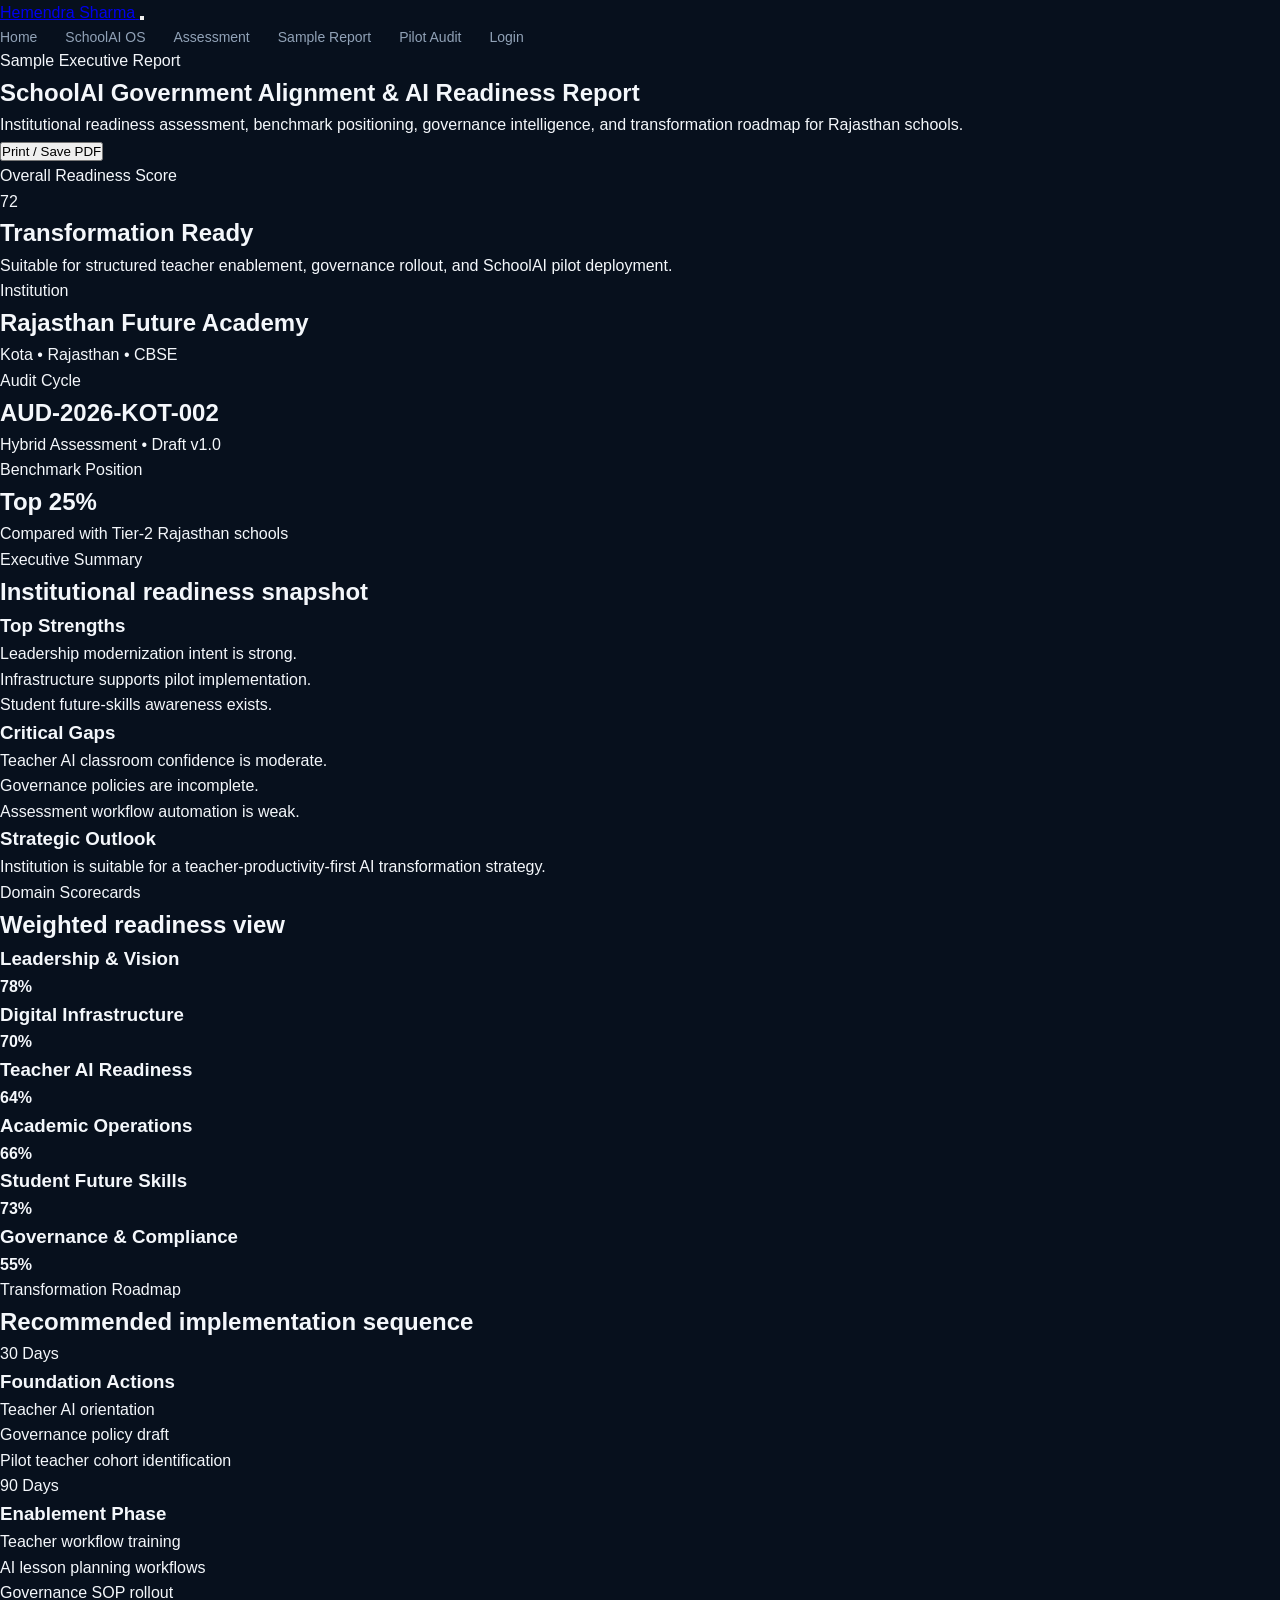
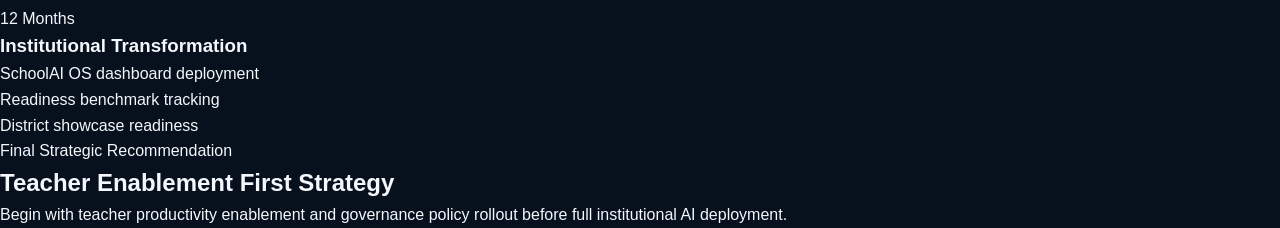
<file: sample-report.html>
<!DOCTYPE html>
<html lang="en">

<head>
  <meta charset="UTF-8" />
  <meta name="viewport" content="width=device-width, initial-scale=1.0" />
  <title>SchoolAI OS | Sample Readiness Report</title>
  <link rel="stylesheet" href="style.css" />
</head>

<body class="schoolai-body">

  <!-- HEADER -->
  <header class="site-header">

    <div class="site-nav-container">

      <a href="index.html" class="brand-mark">
        <span class="brand-dot"></span>
        <span>Hemendra Sharma</span>
      </a>

      <button class="mobile-menu-toggle" id="mobileMenuToggle">
        <span></span>
        <span></span>
        <span></span>
      </button>

      <nav class="site-nav" id="siteNav">

        <a href="index.html">Home</a>

        <a href="schoolai-os.html">
          SchoolAI OS
        </a>

        <a href="assessment.html">
          Assessment
        </a>

        <a href="sample-report.html">
          Sample Report
        </a>

        <a href="assessment-register.html"
           class="nav-cta">
          Pilot Audit
        </a>

        <a href="portal-login.html"
           class="nav-login">
          Login
        </a>

      </nav>

    </div>

  </header>

  <!-- MAIN -->
  <main class="schoolai-page">

    <!-- HERO -->
    <section class="schoolai-hero compact">

      <div class="schoolai-container report-cover-grid">

        <div>

          <div class="schoolai-pill">
            Sample Executive Report
          </div>

          <h1>
            SchoolAI Government Alignment &
            AI Readiness Report
          </h1>

          <p>
            Institutional readiness assessment,
            benchmark positioning,
            governance intelligence,
            and transformation roadmap
            for Rajasthan schools.
          </p>

          <div class="schoolai-actions">

            <button class="schoolai-btn primary"
                    onclick="window.print()">
              Print / Save PDF
            </button>

          </div>

        </div>

        <!-- SCORE -->
        <aside class="report-score-card glass-card">

          <p class="section-kicker">
            Overall Readiness Score
          </p>

          <div class="report-score-ring">

            <span>
              72
            </span>

          </div>

          <h2>
            Transformation Ready
          </h2>

          <p>
            Suitable for structured teacher enablement,
            governance rollout,
            and SchoolAI pilot deployment.
          </p>

        </aside>

      </div>

    </section>

    <!-- META -->
    <section class="schoolai-container report-meta-grid">

      <article class="glass-card">

        <p class="section-kicker">
          Institution
        </p>

        <h2>
          Rajasthan Future Academy
        </h2>

        <p>
          Kota • Rajasthan • CBSE
        </p>

      </article>

      <article class="glass-card">

        <p class="section-kicker">
          Audit Cycle
        </p>

        <h2>
          AUD-2026-KOT-002
        </h2>

        <p>
          Hybrid Assessment • Draft v1.0
        </p>

      </article>

      <article class="glass-card">

        <p class="section-kicker">
          Benchmark Position
        </p>

        <h2>
          Top 25%
        </h2>

        <p>
          Compared with Tier-2 Rajasthan schools
        </p>

      </article>

    </section>

    <!-- SUMMARY -->
    <section class="schoolai-container report-section">

      <p class="section-kicker">
        Executive Summary
      </p>

      <h2>
        Institutional readiness snapshot
      </h2>

      <div class="executive-grid">

        <article class="glass-card">

          <h3>
            Top Strengths
          </h3>

          <ul class="report-list">

            <li>
              Leadership modernization intent is strong.
            </li>

            <li>
              Infrastructure supports pilot implementation.
            </li>

            <li>
              Student future-skills awareness exists.
            </li>

          </ul>

        </article>

        <article class="glass-card">

          <h3>
            Critical Gaps
          </h3>

          <ul class="report-list">

            <li>
              Teacher AI classroom confidence is moderate.
            </li>

            <li>
              Governance policies are incomplete.
            </li>

            <li>
              Assessment workflow automation is weak.
            </li>

          </ul>

        </article>

        <article class="glass-card">

          <h3>
            Strategic Outlook
          </h3>

          <p>
            Institution is suitable for a
            teacher-productivity-first AI transformation strategy.
          </p>

        </article>

      </div>

    </section>

    <!-- DOMAIN SCORES -->
    <section class="schoolai-container report-section">

      <p class="section-kicker">
        Domain Scorecards
      </p>

      <h2>
        Weighted readiness view
      </h2>

      <div class="scorecard-grid">

        <article class="domain-report-card">
          <h3>Leadership & Vision</h3>
          <strong>78%</strong>
        </article>

        <article class="domain-report-card">
          <h3>Digital Infrastructure</h3>
          <strong>70%</strong>
        </article>

        <article class="domain-report-card">
          <h3>Teacher AI Readiness</h3>
          <strong>64%</strong>
        </article>

        <article class="domain-report-card">
          <h3>Academic Operations</h3>
          <strong>66%</strong>
        </article>

        <article class="domain-report-card">
          <h3>Student Future Skills</h3>
          <strong>73%</strong>
        </article>

        <article class="domain-report-card">
          <h3>Governance & Compliance</h3>
          <strong>55%</strong>
        </article>

      </div>

    </section>

    <!-- ROADMAP -->
    <section class="schoolai-container report-section">

      <p class="section-kicker">
        Transformation Roadmap
      </p>

      <h2>
        Recommended implementation sequence
      </h2>

      <div class="roadmap-report-grid">

        <article class="glass-card roadmap-card">

          <span>
            30 Days
          </span>

          <h3>
            Foundation Actions
          </h3>

          <ul>

            <li>
              Teacher AI orientation
            </li>

            <li>
              Governance policy draft
            </li>

            <li>
              Pilot teacher cohort identification
            </li>

          </ul>

        </article>

        <article class="glass-card roadmap-card">

          <span>
            90 Days
          </span>

          <h3>
            Enablement Phase
          </h3>

          <ul>

            <li>
              Teacher workflow training
            </li>

            <li>
              AI lesson planning workflows
            </li>

            <li>
              Governance SOP rollout
            </li>

          </ul>

        </article>

        <article class="glass-card roadmap-card">

          <span>
            12 Months
          </span>

          <h3>
            Institutional Transformation
          </h3>

          <ul>

            <li>
              SchoolAI OS dashboard deployment
            </li>

            <li>
              Readiness benchmark tracking
            </li>

            <li>
              District showcase readiness
            </li>

          </ul>

        </article>

      </div>

    </section>

    <!-- FINAL -->
    <section class="schoolai-container final-recommendation">

      <div class="glass-card final-card">

        <p class="section-kicker">
          Final Strategic Recommendation
        </p>

        <h2>
          Teacher Enablement First Strategy
        </h2>

        <p>
          Begin with teacher productivity enablement
          and governance policy rollout before
          full institutional AI deployment.
        </p>

      </div>

    </section>

  </main>

  <script src="script.js"></script>

</body>
</html>
</file>
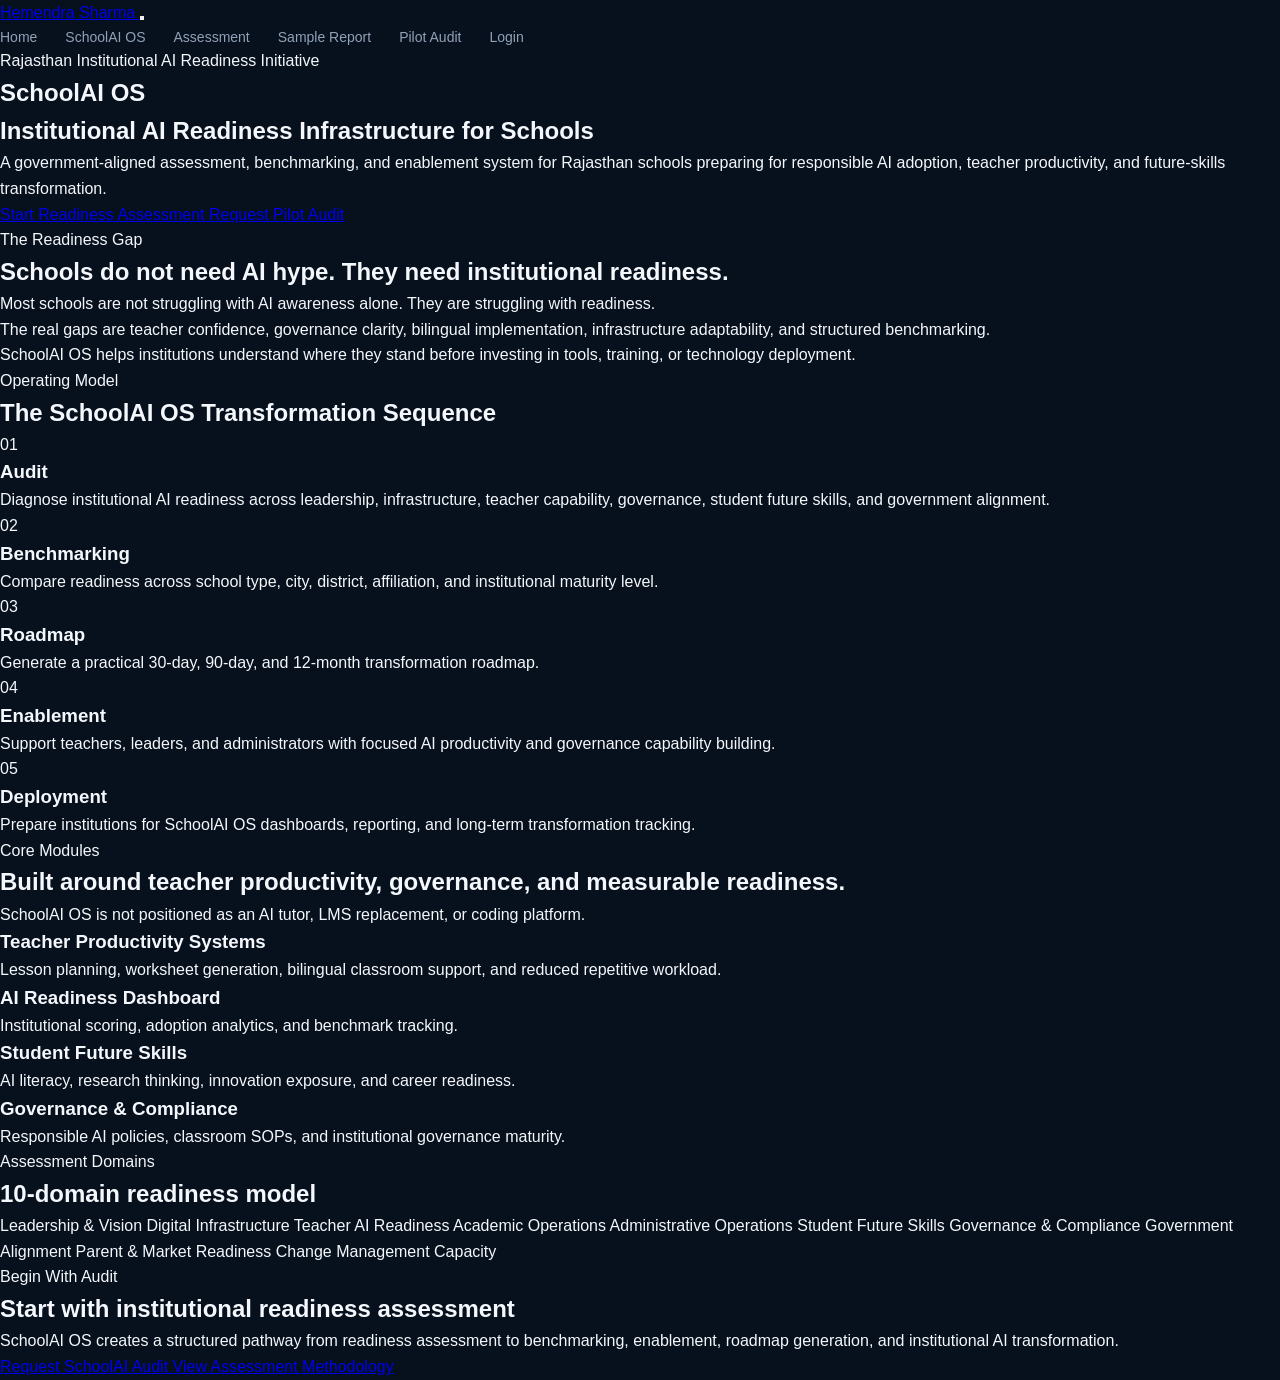
<file: schoolai-os.html>
<!DOCTYPE html>
<html lang="en">
<head>
  <meta charset="UTF-8" />
  <meta name="viewport" content="width=device-width, initial-scale=1.0" />
  <title>SchoolAI OS | Institutional AI Readiness Infrastructure</title>
  <link rel="stylesheet" href="style.css" />
</head>

<body class="schoolai-body">

  <!-- HEADER -->
  <header class="site-header">
    <div class="site-nav-container">

      <a href="index.html" class="brand-mark">
        <span class="brand-dot"></span>
        <span>Hemendra Sharma</span>
      </a>

      <button class="mobile-menu-toggle" id="mobileMenuToggle">
        <span></span>
        <span></span>
        <span></span>
      </button>

      <nav class="site-nav" id="siteNav">
        <a href="index.html">Home</a>
        <a href="schoolai-os.html">SchoolAI OS</a>
        <a href="assessment.html">Assessment</a>
        <a href="sample-report.html">Sample Report</a>
        <a href="assessment-register.html" class="nav-cta">Pilot Audit</a>
        <a href="portal-login.html" class="nav-login">Login</a>
      </nav>

    </div>
  </header>

  <!-- MAIN -->
  <main class="schoolai-page">

    <!-- HERO -->
    <section class="schoolai-hero">
      <div class="schoolai-container">

        <div class="schoolai-pill">
          Rajasthan Institutional AI Readiness Initiative
        </div>

        <h1>
          SchoolAI OS
          <br />
          <span class="gradient-text">
            Institutional AI Readiness Infrastructure for Schools
          </span>
        </h1>

        <p>
          A government-aligned assessment, benchmarking, and enablement
          system for Rajasthan schools preparing for responsible AI adoption,
          teacher productivity, and future-skills transformation.
        </p>

        <div class="schoolai-actions">
          <a href="assessment.html" class="schoolai-btn primary">
            Start Readiness Assessment
          </a>

          <a href="assessment-register.html" class="schoolai-btn secondary">
            Request Pilot Audit
          </a>
        </div>

      </div>
    </section>

    <!-- SECTION -->
    <section class="schoolai-container content-grid-two">

      <div>
        <p class="section-kicker">The Readiness Gap</p>

        <h2>
          Schools do not need AI hype.
          They need institutional readiness.
        </h2>
      </div>

      <div class="glass-card">

        <p>
          Most schools are not struggling with AI awareness alone.
          They are struggling with readiness.
        </p>

        <p>
          The real gaps are teacher confidence,
          governance clarity,
          bilingual implementation,
          infrastructure adaptability,
          and structured benchmarking.
        </p>

        <p>
          SchoolAI OS helps institutions understand where they stand
          before investing in tools, training, or technology deployment.
        </p>

      </div>

    </section>

    <!-- BAND -->
    <section class="schoolai-band">

      <div class="schoolai-container">

        <p class="section-kicker">
          Operating Model
        </p>

        <h2>
          The SchoolAI OS Transformation Sequence
        </h2>

        <div class="five-card-grid">

          <article class="glass-card">
            <span class="number-pill">01</span>
            <h3>Audit</h3>
            <p>
              Diagnose institutional AI readiness across leadership,
              infrastructure,
              teacher capability,
              governance,
              student future skills,
              and government alignment.
            </p>
          </article>

          <article class="glass-card">
            <span class="number-pill">02</span>
            <h3>Benchmarking</h3>
            <p>
              Compare readiness across school type,
              city,
              district,
              affiliation,
              and institutional maturity level.
            </p>
          </article>

          <article class="glass-card">
            <span class="number-pill">03</span>
            <h3>Roadmap</h3>
            <p>
              Generate a practical 30-day,
              90-day,
              and 12-month transformation roadmap.
            </p>
          </article>

          <article class="glass-card">
            <span class="number-pill">04</span>
            <h3>Enablement</h3>
            <p>
              Support teachers,
              leaders,
              and administrators with focused AI productivity
              and governance capability building.
            </p>
          </article>

          <article class="glass-card">
            <span class="number-pill">05</span>
            <h3>Deployment</h3>
            <p>
              Prepare institutions for SchoolAI OS dashboards,
              reporting,
              and long-term transformation tracking.
            </p>
          </article>

        </div>

      </div>

    </section>

    <!-- MODULES -->
    <section class="schoolai-container content-grid-two">

      <div>

        <p class="section-kicker">
          Core Modules
        </p>

        <h2>
          Built around teacher productivity,
          governance,
          and measurable readiness.
        </h2>

        <p>
          SchoolAI OS is not positioned as an AI tutor,
          LMS replacement,
          or coding platform.
        </p>

      </div>

      <div class="four-card-grid">

        <article class="glass-card">
          <h3>Teacher Productivity Systems</h3>
          <p>
            Lesson planning,
            worksheet generation,
            bilingual classroom support,
            and reduced repetitive workload.
          </p>
        </article>

        <article class="glass-card">
          <h3>AI Readiness Dashboard</h3>
          <p>
            Institutional scoring,
            adoption analytics,
            and benchmark tracking.
          </p>
        </article>

        <article class="glass-card">
          <h3>Student Future Skills</h3>
          <p>
            AI literacy,
            research thinking,
            innovation exposure,
            and career readiness.
          </p>
        </article>

        <article class="glass-card">
          <h3>Governance & Compliance</h3>
          <p>
            Responsible AI policies,
            classroom SOPs,
            and institutional governance maturity.
          </p>
        </article>

      </div>

    </section>

    <!-- DOMAINS -->
    <section class="schoolai-band">

      <div class="schoolai-container">

        <p class="section-kicker">
          Assessment Domains
        </p>

        <h2>
          10-domain readiness model
        </h2>

        <div class="domain-chip-grid">

          <span>Leadership & Vision</span>
          <span>Digital Infrastructure</span>
          <span>Teacher AI Readiness</span>
          <span>Academic Operations</span>
          <span>Administrative Operations</span>
          <span>Student Future Skills</span>
          <span>Governance & Compliance</span>
          <span>Government Alignment</span>
          <span>Parent & Market Readiness</span>
          <span>Change Management Capacity</span>

        </div>

      </div>

    </section>

    <!-- CTA -->
    <section class="schoolai-container">

      <div class="cta-panel">

        <p class="section-kicker">
          Begin With Audit
        </p>

        <h2>
          Start with institutional readiness assessment
        </h2>

        <p>
          SchoolAI OS creates a structured pathway from readiness assessment
          to benchmarking,
          enablement,
          roadmap generation,
          and institutional AI transformation.
        </p>

        <div class="schoolai-actions">

          <a href="assessment-register.html"
             class="schoolai-btn primary">
            Request SchoolAI Audit
          </a>

          <a href="assessment.html"
             class="schoolai-btn secondary">
            View Assessment Methodology
          </a>

        </div>

      </div>

    </section>

  </main>

  <script src="script.js"></script>

</body>
</html>
</file>
<file: style.css>
:root{
--bg:#07101d;
--bg2:#0d1b2d;
--card:#12243a;
--border:rgba(255,255,255,.08);
--text:#f4f7fb;
--muted:#91a2b7;
--cyan:#6de7ff;
}

*{
margin:0;
padding:0;
box-sizing:border-box;
}

body{
font-family:Arial,sans-serif;
background:var(--bg);
color:var(--text);
line-height:1.6;
overflow-x:hidden;
}

.container{
width:min(1200px,92%);
margin:auto;
}

.header{
position:sticky;
top:0;
background:rgba(7,16,29,.75);
backdrop-filter:blur(14px);
border-bottom:1px solid var(--border);
z-index:100;
}

.nav{
display:flex;
align-items:center;
justify-content:space-between;
padding:18px 0;
}

.brand{
display:flex;
gap:14px;
align-items:center;
}

.logo{
width:48px;
height:48px;
display:grid;
place-items:center;
border-radius:14px;
background:rgba(109,231,255,.08);
border:1px solid rgba(109,231,255,.25);
color:var(--cyan);
font-weight:bold;
}

.brand h1{
font-size:18px;
font-weight:500;
}

.brand p{
font-size:11px;
text-transform:uppercase;
letter-spacing:.18em;
color:var(--muted);
}

nav{
display:flex;
gap:28px;
}

nav a{
text-decoration:none;
color:var(--muted);
transition:.3s;
}

nav a:hover{
color:var(--cyan);
}

.hero{
position:relative;
padding:120px 0 100px;
overflow:hidden;
}

.grid{
position:absolute;
inset:0;
background-image:
linear-gradient(rgba(255,255,255,.03) 1px,transparent 1px),
linear-gradient(90deg,rgba(255,255,255,.03) 1px,transparent 1px);
background-size:70px 70px;
}

.hero-grid{
position:relative;
display:grid;
grid-template-columns:1.1fr .9fr;
gap:60px;
align-items:center;
}

.tag,.heading span,.cta span{
display:inline-block;
padding:10px 18px;
border-radius:999px;
background:rgba(109,231,255,.06);
border:1px solid rgba(109,231,255,.18);
color:var(--cyan);
font-size:11px;
letter-spacing:.2em;
text-transform:uppercase;
}

.hero h2{
margin-top:28px;
font-size:72px;
line-height:1;
font-weight:300;
letter-spacing:-.05em;
}

.hero h2 span{
color:var(--cyan);
font-style:italic;
}

.hero p{
margin-top:26px;
font-size:18px;
color:var(--muted);
max-width:700px;
}

.actions{
margin-top:36px;
display:flex;
gap:16px;
flex-wrap:wrap;
}

.btn-primary,.btn-secondary{
padding:16px 28px;
border-radius:999px;
text-decoration:none;
font-weight:600;
transition:.3s;
}

.btn-primary{
background:var(--cyan);
color:var(--bg);
}

.btn-secondary{
border:1px solid var(--border);
color:var(--text);
}

.dashboard,.card,.program,.cta-box{
background:rgba(18,36,58,.75);
border:1px solid var(--border);
border-radius:28px;
}

.dashboard{
padding:30px;
}

.dashboard h3{
margin-bottom:24px;
font-weight:400;
}

.metric{
padding:18px;
border-radius:18px;
background:rgba(7,16,29,.6);
display:flex;
justify-content:space-between;
margin-bottom:14px;
}

.metric p{
font-size:14px;
color:var(--muted);
}

.metric span{
color:var(--cyan);
}

.section{
padding:100px 0;
}

.dark{
background:var(--bg2);
}

.heading h3{
margin-top:22px;
font-size:52px;
line-height:1.05;
font-weight:300;
letter-spacing:-.04em;
max-width:900px;
}

.cards{
margin-top:50px;
display:grid;
grid-template-columns:repeat(3,1fr);
gap:22px;
}

.card{
padding:32px;
}

.card h4{
font-size:28px;
font-weight:400;
margin-bottom:12px;
}

.card p{
color:var(--muted);
}

.programs{
margin-top:50px;
display:grid;
gap:20px;
}

.program{
display:grid;
grid-template-columns:120px 1fr;
gap:24px;
padding:32px;
}

.program span{
font-size:54px;
color:var(--cyan);
}

.program h4{
font-size:30px;
font-weight:400;
margin-bottom:10px;
}

.program p{
color:var(--muted);
}

.cta{
padding:100px 0;
}

.cta-box{
padding:50px;
display:grid;
grid-template-columns:1fr .7fr;
gap:40px;
}

.cta h3{
margin-top:22px;
font-size:54px;
line-height:1.05;
font-weight:300;
}

.cta p{
margin-top:20px;
color:var(--muted);
}

.cta-actions{
display:flex;
flex-direction:column;
justify-content:center;
gap:18px;
}

.footer{
padding:30px 0;
border-top:1px solid var(--border);
}

.footer-grid{
display:flex;
justify-content:space-between;
gap:20px;
}

.footer p{
color:var(--muted);
}

.reveal{
opacity:0;
transform:translateY(30px);
transition:all .9s ease;
}

.reveal.active{
opacity:1;
transform:translateY(0);
}

@media(max-width:980px){

.hero-grid,
.cards,
.cta-box{
grid-template-columns:1fr;
}

.hero h2{
font-size:54px;
}

.heading h3,
.cta h3{
font-size:40px;
}

nav{
display:none;
}

.program{
grid-template-columns:1fr;
}
}

@media(max-width:640px){

.hero{
padding-top:90px;
}

.hero h2{
font-size:42px;
}

.heading h3,
.cta h3{
font-size:34px;
}

.footer-grid{
flex-direction:column;
}
}
/* SCHOOLAI SIMPLE ADDITIONS */

.report-box{
  max-width:900px;
  margin-top:50px;
}

html{
  scroll-behavior:smooth;
}

nav a{
  font-size:14px;
}

@media(max-width:980px){
  nav{
    display:flex;
    flex-wrap:wrap;
    gap:14px;
    margin-top:14px;
  }

  .nav{
    flex-direction:column;
    align-items:flex-start;
  }
}
</file>
